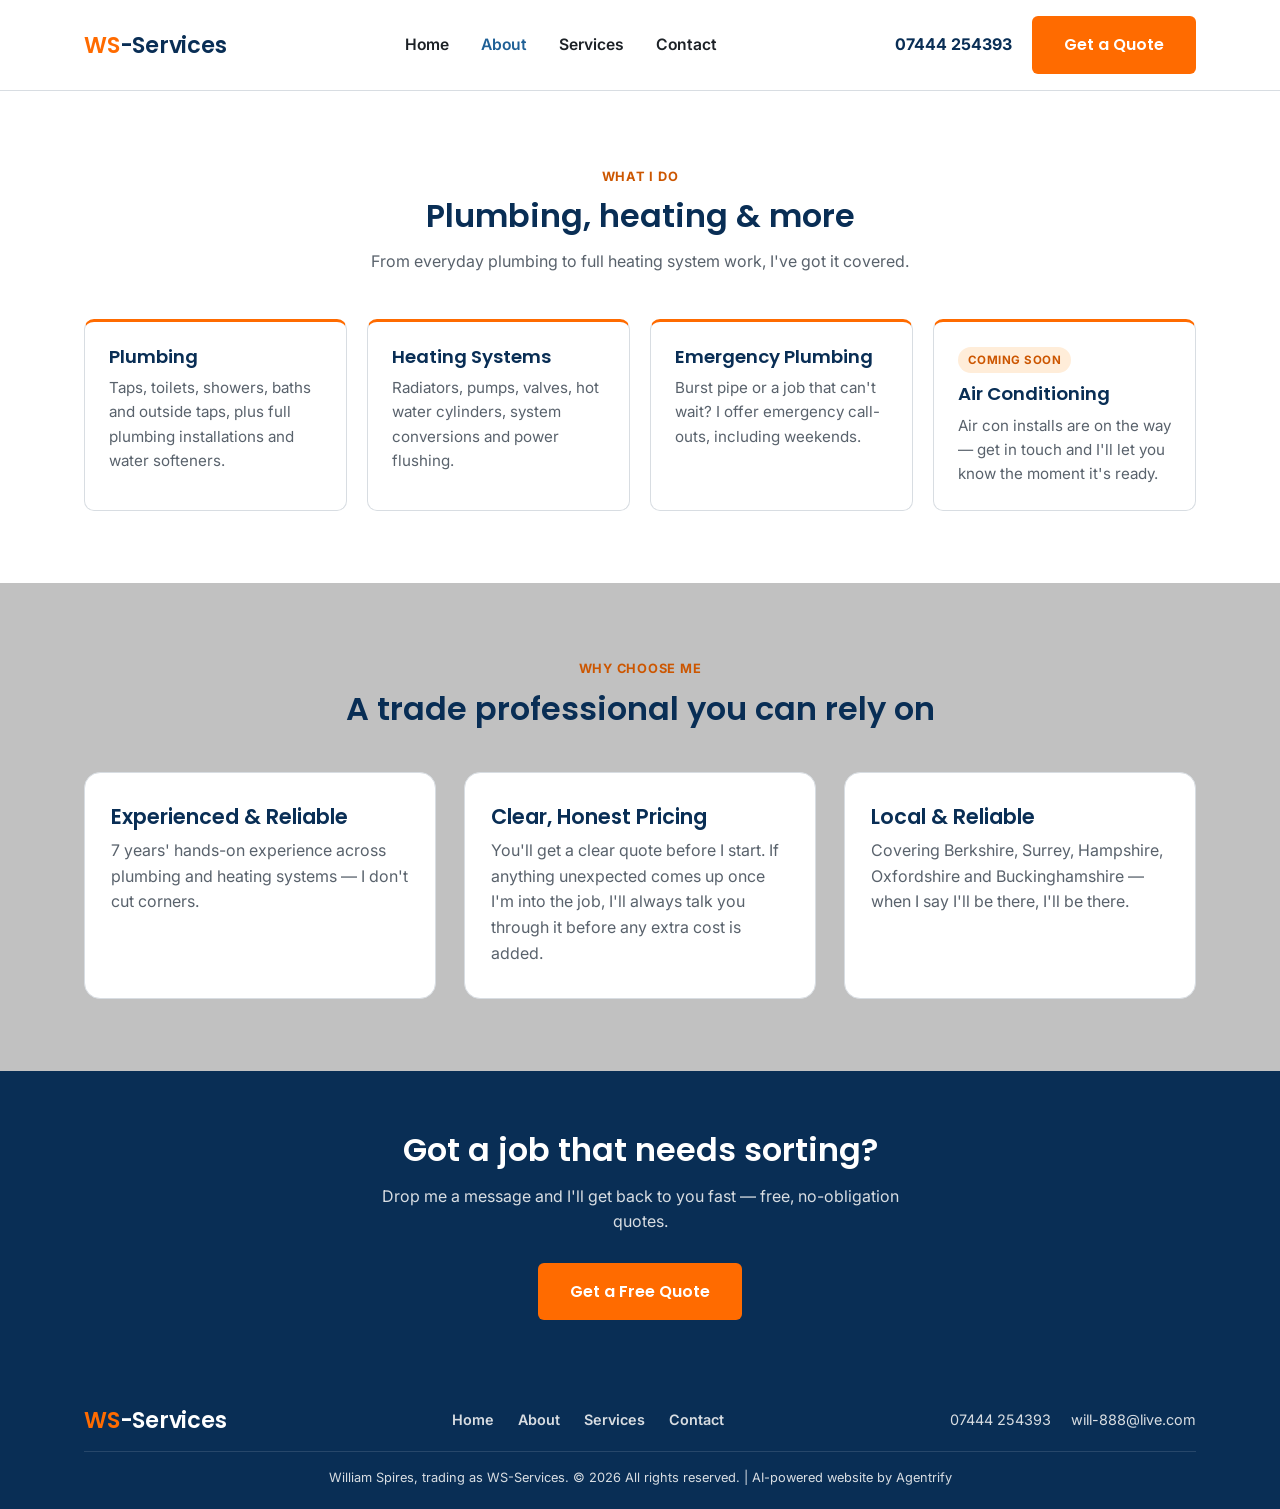
<file: about.html>
<!DOCTYPE html>
<html lang="en-GB">
<head>
  <meta charset="UTF-8">
  <meta name="viewport" content="width=device-width, initial-scale=1.0">
  <title>About | WS-Services Plumbing &amp; Heating</title>
  <meta name="description" content="What WS-Services does — plumbing, heating systems and emergency call-outs across Berkshire, Surrey, Hampshire, Oxfordshire and Buckinghamshire.">
  <link rel="canonical" href="https://ws-services.co.uk/about.html">
  <meta property="og:type" content="website">
  <meta property="og:site_name" content="WS-Services">
  <meta property="og:locale" content="en_GB">
  <meta property="og:title" content="About | WS-Services Plumbing &amp; Heating">
  <meta property="og:description" content="What WS-Services does — plumbing, heating systems and emergency call-outs across Berkshire, Surrey, Hampshire, Oxfordshire and Buckinghamshire.">
  <meta property="og:url" content="https://ws-services.co.uk/about.html">
  <meta property="og:image" content="https://ws-services.co.uk/images/logo-square-stacked.jpg">
  <meta property="og:image:width" content="1024">
  <meta property="og:image:height" content="1024">
  <meta name="twitter:card" content="summary">
  <meta name="twitter:title" content="About | WS-Services Plumbing &amp; Heating">
  <meta name="twitter:description" content="What WS-Services does — plumbing, heating systems and emergency call-outs across Berkshire, Surrey, Hampshire, Oxfordshire and Buckinghamshire.">
  <meta name="twitter:image" content="https://ws-services.co.uk/images/logo-square-stacked.jpg">
  <link rel="icon" type="image/svg+xml" href="images/favicon.svg">
  <link rel="icon" type="image/png" sizes="32x32" href="images/favicon-32x32.png">
  <link rel="icon" type="image/png" sizes="16x16" href="images/favicon-16x16.png">
  <link rel="apple-touch-icon" sizes="180x180" href="images/apple-touch-icon.png">
  <link rel="preconnect" href="https://fonts.googleapis.com">
  <link rel="preconnect" href="https://fonts.gstatic.com" crossorigin>
  <link rel="stylesheet" href="https://fonts.googleapis.com/css2?family=Poppins:wght@600&family=Inter:wght@400;600;700&display=swap">
  <link rel="stylesheet" href="style.css">
  <!-- Google tag (gtag.js) -->
  <script async src="https://www.googletagmanager.com/gtag/js?id=G-EBTE1B13QL"></script>
  <script>
    window.dataLayer = window.dataLayer || [];
    function gtag(){dataLayer.push(arguments);}
    gtag("js", new Date());
    gtag("config", "G-EBTE1B13QL");
  </script>
</head>
<body>

  <header class="site-header">
    <div class="container">
      <a href="index.html" class="logo"><span class="ws">WS</span>-Services</a>

      <nav class="main-nav">
        <ul>
          <li><a href="index.html">Home</a></li>
          <li><a href="about.html" class="active">About</a></li>
          <li><a href="services.html">Services</a></li>
          <li><a href="contact.html">Contact</a></li>
        </ul>
      </nav>

      <div class="header-cta">
        <a href="tel:+447444254393" class="header-phone">07444 254393</a>
        <a href="contact.html" class="btn btn-primary">Get a Quote</a>
        <button class="nav-toggle" aria-label="Toggle menu" aria-expanded="false">
          <span></span><span></span><span></span>
        </button>
      </div>
    </div>
  </header>

  <main>

    <!-- ===== WHAT I DO ===== -->
    <section class="section">
      <div class="container">
        <div class="section-header">
          <span class="eyebrow">What I Do</span>
          <h1>Plumbing, heating &amp; more</h1>
          <p>From everyday plumbing to full heating system work, I've got it covered.</p>
        </div>

        <div class="service-grid-mini">
          <div class="service-card-mini">
            <h3>Plumbing</h3>
            <p>Taps, toilets, showers, baths and outside taps, plus full plumbing installations and water softeners.</p>
          </div>
          <div class="service-card-mini">
            <h3>Heating Systems</h3>
            <p>Radiators, pumps, valves, hot water cylinders, system conversions and power flushing.</p>
          </div>
          <div class="service-card-mini">
            <h3>Emergency Plumbing</h3>
            <p>Burst pipe or a job that can't wait? I offer emergency call-outs, including weekends.</p>
          </div>
          <div class="service-card-mini">
            <span class="tag-soon">Coming Soon</span>
            <h3>Air Conditioning</h3>
            <p>Air con installs are on the way — get in touch and I'll let you know the moment it's ready.</p>
          </div>
        </div>
      </div>
    </section>

    <!-- ===== WHY CHOOSE US ===== -->
    <section class="section section-grey">
      <div class="container">
        <div class="section-header">
          <span class="eyebrow">Why Choose Me</span>
          <h2>A trade professional you can rely on</h2>
        </div>

        <div class="card-grid">
          <div class="card">
            <h3>Experienced &amp; Reliable</h3>
            <p>7 years' hands-on experience across plumbing and heating systems — I don't cut corners.</p>
          </div>
          <div class="card">
            <h3>Clear, Honest Pricing</h3>
            <p>You'll get a clear quote before I start. If anything unexpected comes up once I'm into the job, I'll always talk you through it before any extra cost is added.</p>
          </div>
          <div class="card">
            <h3>Local &amp; Reliable</h3>
            <p>Covering Berkshire, Surrey, Hampshire, Oxfordshire and Buckinghamshire — when I say I'll be there, I'll be there.</p>
          </div>
        </div>
      </div>
    </section>

    <!-- ===== CTA BANNER ===== -->
    <section class="cta-banner">
      <div class="container">
        <h2>Got a job that needs sorting?</h2>
        <p>Drop me a message and I'll get back to you fast — free, no-obligation quotes.</p>
        <a href="contact.html" class="btn btn-primary">Get a Free Quote</a>
      </div>
    </section>

  </main>

  <footer class="site-footer">
    <div class="container">
      <div class="footer-row">
        <a href="index.html" class="logo"><span class="ws">WS</span>-Services</a>
        <nav class="footer-nav">
          <a href="index.html">Home</a>
          <a href="about.html">About</a>
          <a href="services.html">Services</a>
          <a href="contact.html">Contact</a>
        </nav>
        <div class="footer-contact">
          <a href="tel:+447444254393">07444 254393</a>
          <a href="mailto:will-888@live.com">will-888@live.com</a>
        </div>
      </div>
      <div class="footer-bottom">
        William Spires, trading as WS-Services. &copy; 2026 All rights reserved. | <a href="https://agentrify.co.uk" target="_blank" rel="noopener">AI-powered website by Agentrify</a>
      </div>
    </div>
  </footer>

  <script src="script.js"></script>
</body>
</html>
</file>
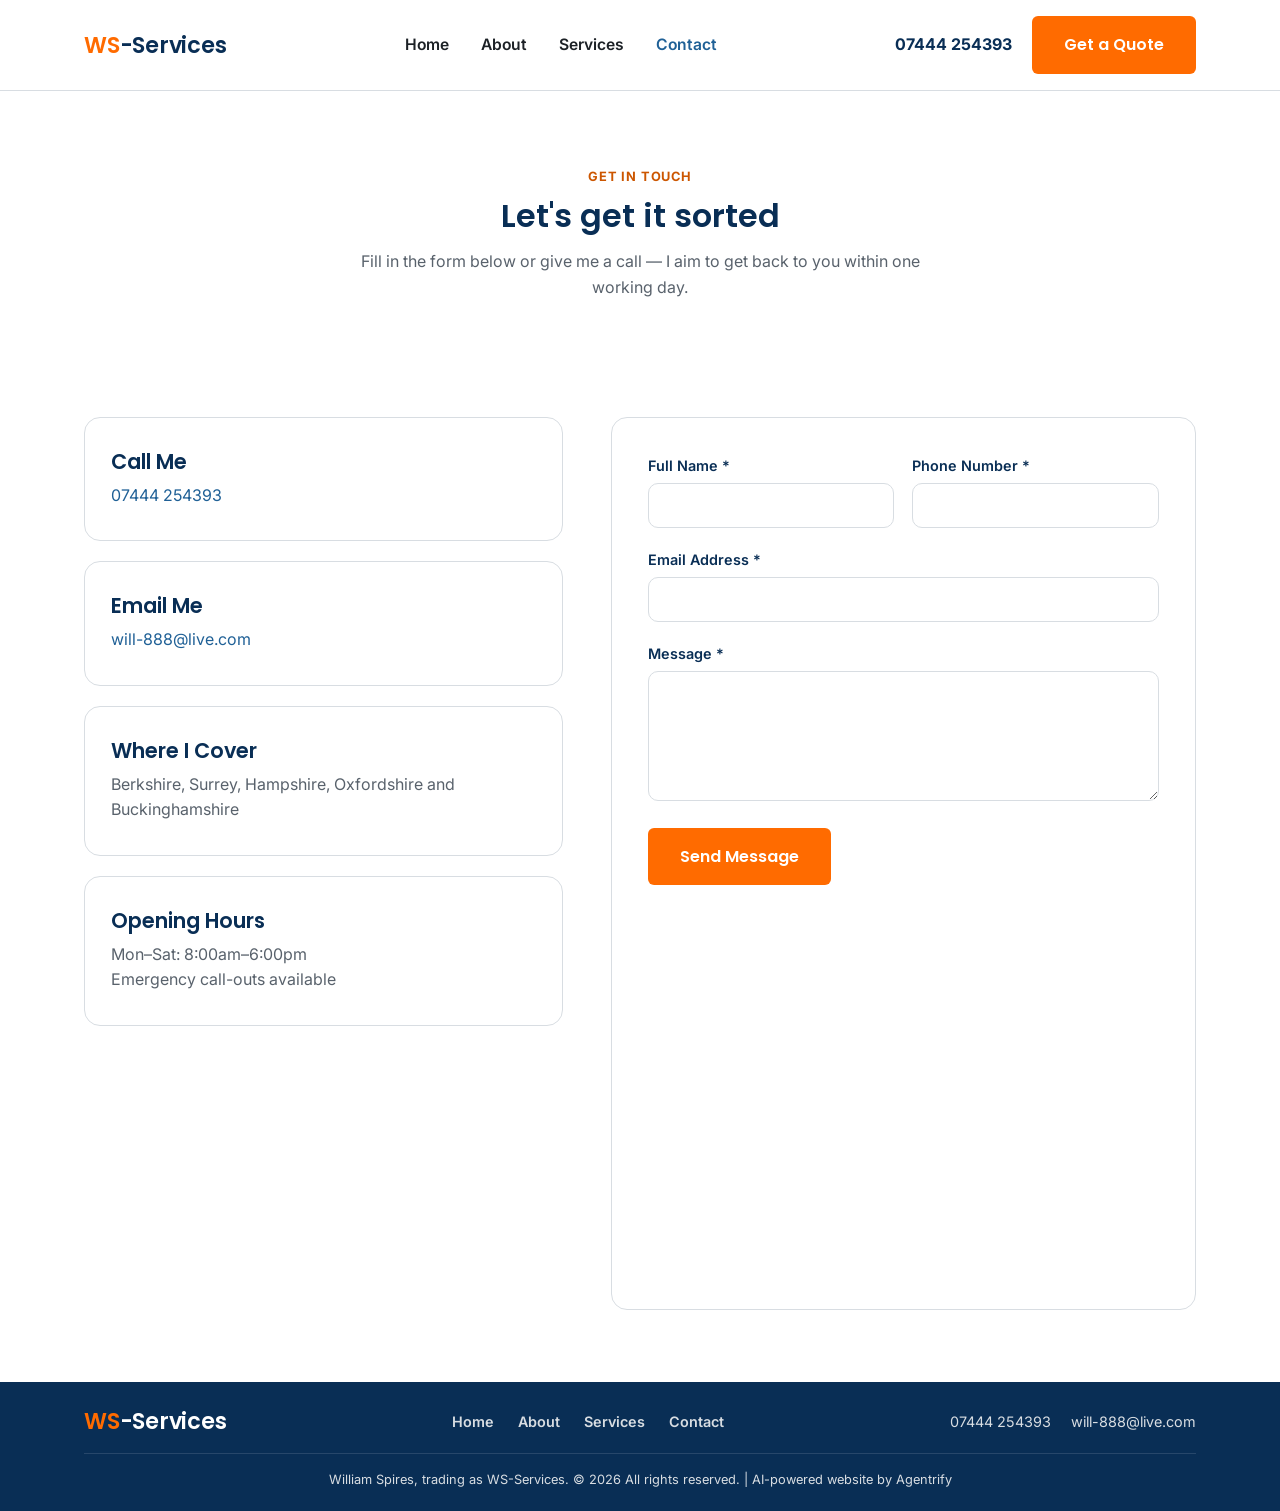
<file: contact.html>
<!DOCTYPE html>
<html lang="en-GB">
<head>
  <meta charset="UTF-8">
  <meta name="viewport" content="width=device-width, initial-scale=1.0">
  <title>Contact | WS-Services Plumbing &amp; Heating</title>
  <meta name="description" content="Get a free, no-obligation quote from WS-Services across Berkshire, Surrey, Hampshire, Oxfordshire and Buckinghamshire. Call, email or use the form.">
  <link rel="canonical" href="https://ws-services.co.uk/contact.html">
  <meta property="og:type" content="website">
  <meta property="og:site_name" content="WS-Services">
  <meta property="og:locale" content="en_GB">
  <meta property="og:title" content="Contact | WS-Services Plumbing &amp; Heating">
  <meta property="og:description" content="Get a free, no-obligation quote from WS-Services across Berkshire, Surrey, Hampshire, Oxfordshire and Buckinghamshire. Call, email or use the form.">
  <meta property="og:url" content="https://ws-services.co.uk/contact.html">
  <meta property="og:image" content="https://ws-services.co.uk/images/logo-square-stacked.jpg">
  <meta property="og:image:width" content="1024">
  <meta property="og:image:height" content="1024">
  <meta name="twitter:card" content="summary">
  <meta name="twitter:title" content="Contact | WS-Services Plumbing &amp; Heating">
  <meta name="twitter:description" content="Get a free, no-obligation quote from WS-Services across Berkshire, Surrey, Hampshire, Oxfordshire and Buckinghamshire. Call, email or use the form.">
  <meta name="twitter:image" content="https://ws-services.co.uk/images/logo-square-stacked.jpg">
  <link rel="icon" type="image/svg+xml" href="images/favicon.svg">
  <link rel="icon" type="image/png" sizes="32x32" href="images/favicon-32x32.png">
  <link rel="icon" type="image/png" sizes="16x16" href="images/favicon-16x16.png">
  <link rel="apple-touch-icon" sizes="180x180" href="images/apple-touch-icon.png">
  <link rel="preconnect" href="https://fonts.googleapis.com">
  <link rel="preconnect" href="https://fonts.gstatic.com" crossorigin>
  <link rel="stylesheet" href="https://fonts.googleapis.com/css2?family=Poppins:wght@600&family=Inter:wght@400;600;700&display=swap">
  <link rel="stylesheet" href="style.css">
  <!-- Google tag (gtag.js) -->
  <script async src="https://www.googletagmanager.com/gtag/js?id=G-EBTE1B13QL"></script>
  <script>
    window.dataLayer = window.dataLayer || [];
    function gtag(){dataLayer.push(arguments);}
    gtag("js", new Date());
    gtag("config", "G-EBTE1B13QL");
  </script>
</head>
<body>

  <header class="site-header">
    <div class="container">
      <a href="index.html" class="logo"><span class="ws">WS</span>-Services</a>

      <nav class="main-nav">
        <ul>
          <li><a href="index.html">Home</a></li>
          <li><a href="about.html">About</a></li>
          <li><a href="services.html">Services</a></li>
          <li><a href="contact.html" class="active">Contact</a></li>
        </ul>
      </nav>

      <div class="header-cta">
        <a href="tel:+447444254393" class="header-phone">07444 254393</a>
        <a href="contact.html" class="btn btn-primary">Get a Quote</a>
        <button class="nav-toggle" aria-label="Toggle menu" aria-expanded="false">
          <span></span><span></span><span></span>
        </button>
      </div>
    </div>
  </header>

  <main>

    <section class="section" style="padding-bottom: 0;">
      <div class="container">
        <div class="section-header">
          <span class="eyebrow">Get In Touch</span>
          <h1>Let's get it sorted</h1>
          <p>Fill in the form below or give me a call — I aim to get back to you within one working day.</p>
        </div>
      </div>
    </section>

    <section class="section">
      <div class="container">
        <div class="contact-grid">

          <div class="contact-info">
            <div class="card">
              <h3>Call Me</h3>
              <p><a href="tel:+447444254393">07444 254393</a></p>
            </div>
            <div class="card">
              <h3>Email Me</h3>
              <p><a href="mailto:will-888@live.com">will-888@live.com</a></p>
            </div>
            <div class="card">
              <h3>Where I Cover</h3>
              <p>Berkshire, Surrey, Hampshire, Oxfordshire and Buckinghamshire</p>
            </div>
            <div class="card">
              <h3>Opening Hours</h3>
              <p>Mon&ndash;Sat: 8:00am&ndash;6:00pm<br>Emergency call-outs available</p>
            </div>

            <div class="map-embed">
              <iframe src="https://www.google.com/maps?q=Reading,+Berkshire,+UK&z=9&output=embed" loading="lazy" title="Map of the Berkshire, Surrey, Hampshire, Oxfordshire and Buckinghamshire area covered by WS-Services"></iframe>
            </div>
          </div>

          <div class="contact-form">
            <form name="contact" method="POST" data-netlify="true" netlify-honeypot="bot-field" action="thank-you.html">
              <input type="hidden" name="form-name" value="contact">
              <p style="display:none;">
                <label>Don't fill this out if you're human: <input name="bot-field"></label>
              </p>

              <div class="form-row">
                <div class="form-group">
                  <label for="name">Full Name *</label>
                  <input type="text" id="name" name="name" required>
                  <span class="form-error">Please enter your name.</span>
                </div>
                <div class="form-group">
                  <label for="phone">Phone Number *</label>
                  <input type="tel" id="phone" name="phone" required>
                  <span class="form-error">Please enter a phone number.</span>
                </div>
              </div>

              <div class="form-group">
                <label for="email">Email Address *</label>
                <input type="email" id="email" name="email" required>
                <span class="form-error">Please enter a valid email address.</span>
              </div>

              <div class="form-group">
                <label for="message">Message *</label>
                <textarea id="message" name="message" required></textarea>
                <span class="form-error">Please tell us a little about the job.</span>
              </div>

              <button type="submit" class="btn btn-primary">Send Message</button>
            </form>
          </div>

        </div>
      </div>
    </section>

  </main>

  <footer class="site-footer">
    <div class="container">
      <div class="footer-row">
        <a href="index.html" class="logo"><span class="ws">WS</span>-Services</a>
        <nav class="footer-nav">
          <a href="index.html">Home</a>
          <a href="about.html">About</a>
          <a href="services.html">Services</a>
          <a href="contact.html">Contact</a>
        </nav>
        <div class="footer-contact">
          <a href="tel:+447444254393">07444 254393</a>
          <a href="mailto:will-888@live.com">will-888@live.com</a>
        </div>
      </div>
      <div class="footer-bottom">
        William Spires, trading as WS-Services. &copy; 2026 All rights reserved. | <a href="https://agentrify.co.uk" target="_blank" rel="noopener">AI-powered website by Agentrify</a>
      </div>
    </div>
  </footer>

  <script src="script.js"></script>
</body>
</html>
</file>
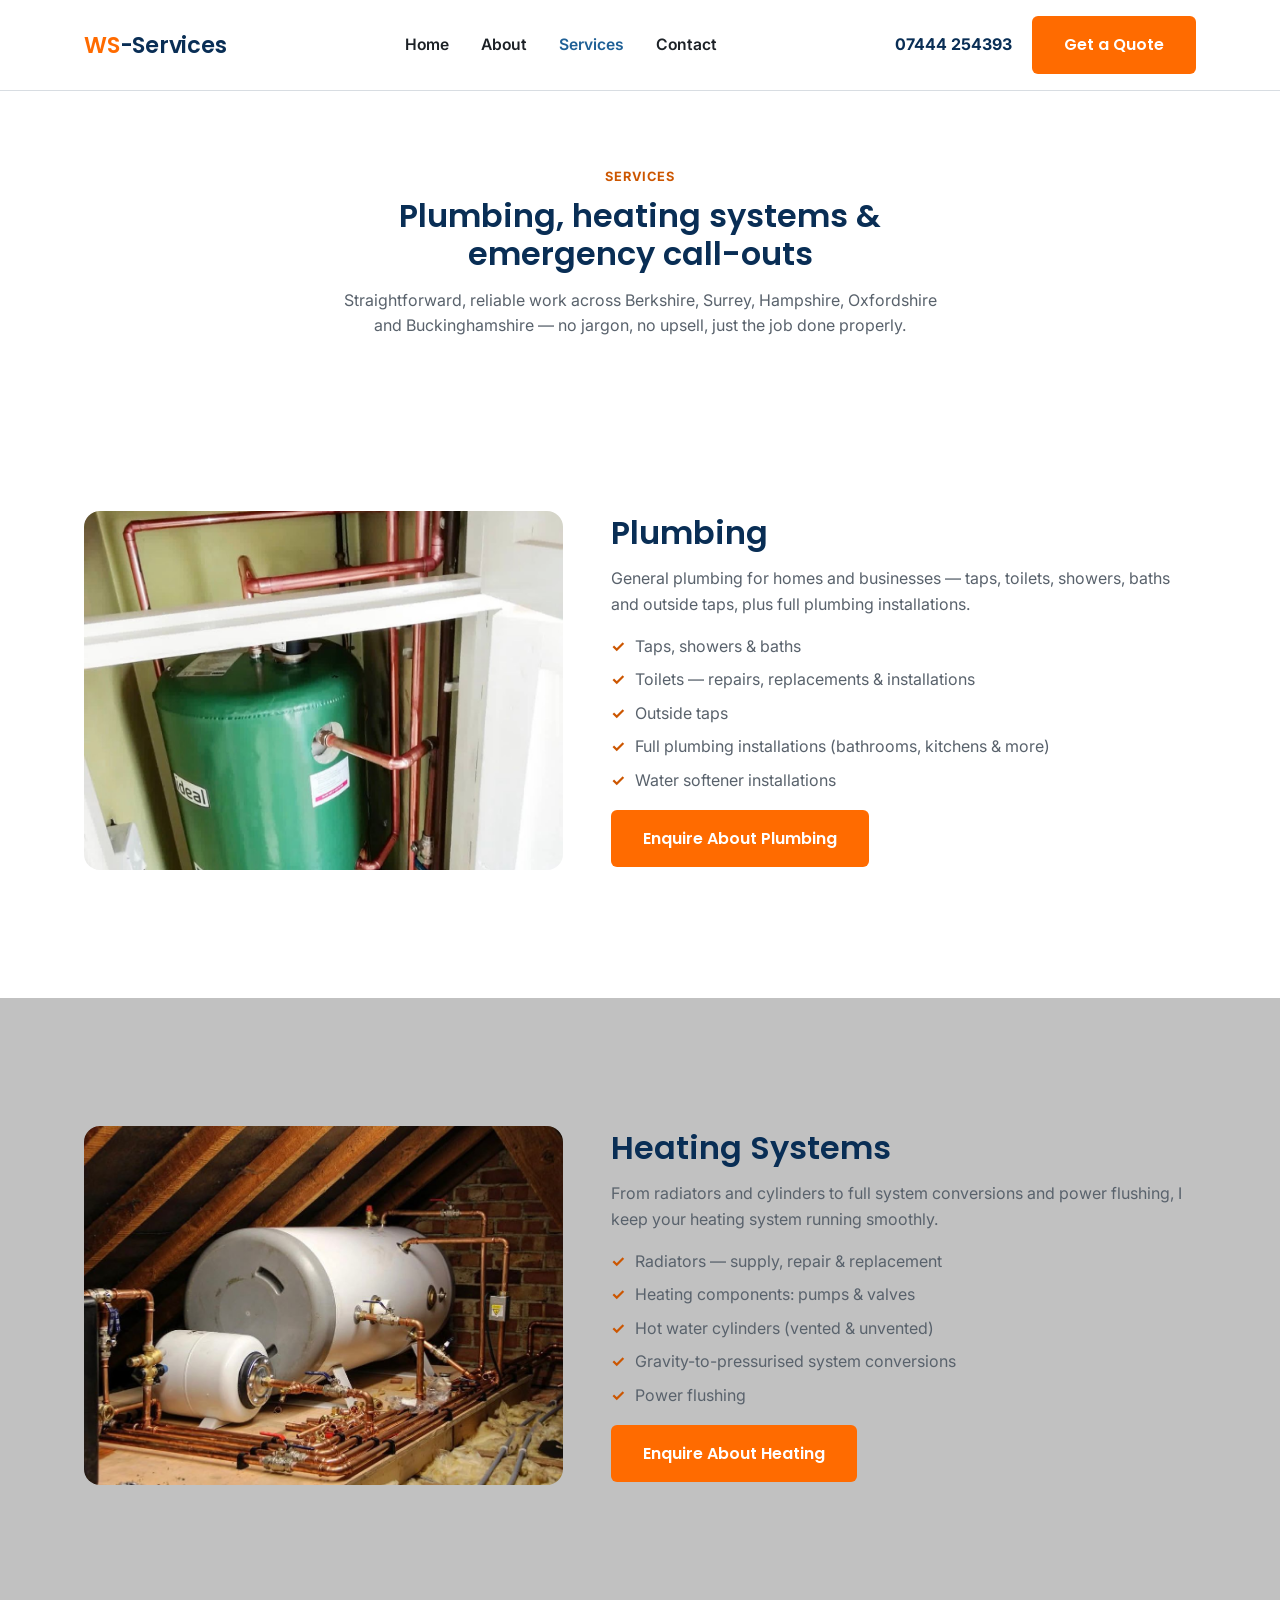
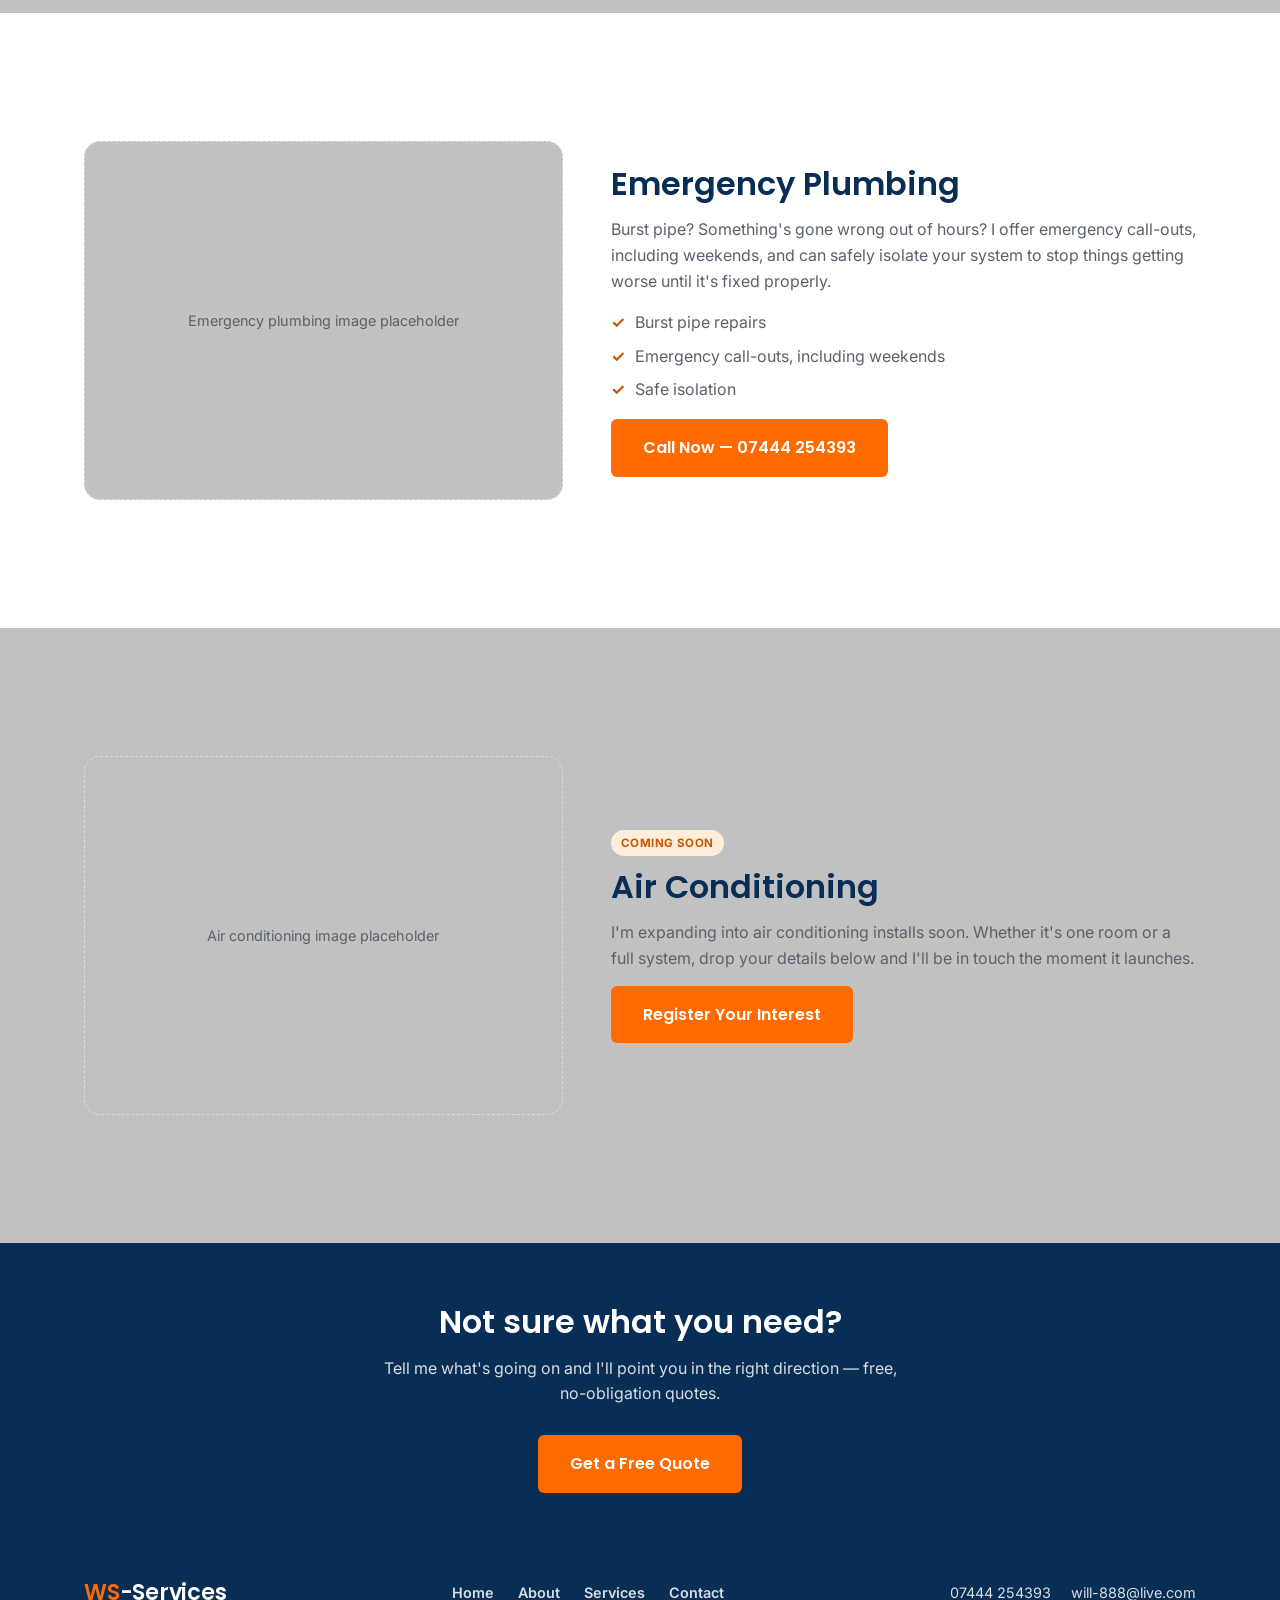
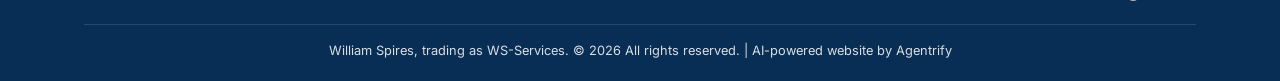
<file: services.html>
<!DOCTYPE html>
<html lang="en-GB">
<head>
  <meta charset="UTF-8">
  <meta name="viewport" content="width=device-width, initial-scale=1.0">
  <title>Plumbing, Heating &amp; Emergency Callouts | WS-Services</title>
  <meta name="description" content="Plumbing, heating systems and emergency call-outs across Berkshire, Surrey, Hampshire, Oxfordshire and Buckinghamshire. Free quotes.">
  <link rel="canonical" href="https://ws-services.co.uk/services.html">
  <meta property="og:type" content="website">
  <meta property="og:site_name" content="WS-Services">
  <meta property="og:locale" content="en_GB">
  <meta property="og:title" content="Plumbing, Heating &amp; Emergency Callouts | WS-Services">
  <meta property="og:description" content="Plumbing, heating systems and emergency call-outs across Berkshire, Surrey, Hampshire, Oxfordshire and Buckinghamshire. Free quotes.">
  <meta property="og:url" content="https://ws-services.co.uk/services.html">
  <meta property="og:image" content="https://ws-services.co.uk/images/logo-square-stacked.jpg">
  <meta property="og:image:width" content="1024">
  <meta property="og:image:height" content="1024">
  <meta name="twitter:card" content="summary">
  <meta name="twitter:title" content="Plumbing, Heating &amp; Emergency Callouts | WS-Services">
  <meta name="twitter:description" content="Plumbing, heating systems and emergency call-outs across Berkshire, Surrey, Hampshire, Oxfordshire and Buckinghamshire. Free quotes.">
  <meta name="twitter:image" content="https://ws-services.co.uk/images/logo-square-stacked.jpg">
  <link rel="icon" type="image/svg+xml" href="images/favicon.svg">
  <link rel="icon" type="image/png" sizes="32x32" href="images/favicon-32x32.png">
  <link rel="icon" type="image/png" sizes="16x16" href="images/favicon-16x16.png">
  <link rel="apple-touch-icon" sizes="180x180" href="images/apple-touch-icon.png">
  <link rel="preconnect" href="https://fonts.googleapis.com">
  <link rel="preconnect" href="https://fonts.gstatic.com" crossorigin>
  <link rel="stylesheet" href="https://fonts.googleapis.com/css2?family=Poppins:wght@600&family=Inter:wght@400;600;700&display=swap">
  <link rel="stylesheet" href="style.css">
  <!-- Google tag (gtag.js) -->
  <script async src="https://www.googletagmanager.com/gtag/js?id=G-EBTE1B13QL"></script>
  <script>
    window.dataLayer = window.dataLayer || [];
    function gtag(){dataLayer.push(arguments);}
    gtag("js", new Date());
    gtag("config", "G-EBTE1B13QL");
  </script>
</head>
<body>

  <header class="site-header">
    <div class="container">
      <a href="index.html" class="logo"><span class="ws">WS</span>-Services</a>

      <nav class="main-nav">
        <ul>
          <li><a href="index.html">Home</a></li>
          <li><a href="about.html">About</a></li>
          <li><a href="services.html" class="active">Services</a></li>
          <li><a href="contact.html">Contact</a></li>
        </ul>
      </nav>

      <div class="header-cta">
        <a href="tel:+447444254393" class="header-phone">07444 254393</a>
        <a href="contact.html" class="btn btn-primary">Get a Quote</a>
        <button class="nav-toggle" aria-label="Toggle menu" aria-expanded="false">
          <span></span><span></span><span></span>
        </button>
      </div>
    </div>
  </header>

  <main>

    <!-- ===== PAGE INTRO ===== -->
    <section class="section" style="padding-bottom: 0;">
      <div class="container">
        <div class="section-header">
          <span class="eyebrow">Services</span>
          <h1>Plumbing, heating systems &amp; emergency call-outs</h1>
          <p>Straightforward, reliable work across Berkshire, Surrey, Hampshire, Oxfordshire and Buckinghamshire — no jargon, no upsell, just the job done properly.</p>
        </div>
      </div>
    </section>

    <!-- ===== PLUMBING ===== -->
    <section class="section" id="plumbing">
      <div class="container">
        <div class="service-block">
          <div class="service-image"><img src="images/plumbing.jpeg" alt="Copper pipework and unvented hot water cylinder installed by William" width="1179" height="1450" loading="lazy"></div>
          <div class="service-copy">
            <h2>Plumbing</h2>
            <p>General plumbing for homes and businesses — taps, toilets, showers, baths and outside taps, plus full plumbing installations.</p>
            <ul class="service-list">
              <li>Taps, showers &amp; baths</li>
              <li>Toilets — repairs, replacements &amp; installations</li>
              <li>Outside taps</li>
              <li>Full plumbing installations (bathrooms, kitchens &amp; more)</li>
              <li>Water softener installations</li>
            </ul>
            <a href="contact.html" class="btn btn-primary">Enquire About Plumbing</a>
          </div>
        </div>
      </div>
    </section>

    <!-- ===== HEATING SYSTEMS ===== -->
    <section class="section section-grey" id="heating">
      <div class="container">
        <div class="service-block">
          <div class="service-image"><img src="images/hot-water-cylinder.jpeg" alt="Unvented hot water cylinder installation in a loft" width="1179" height="777" loading="lazy"></div>
          <div class="service-copy">
            <h2>Heating Systems</h2>
            <p>From radiators and cylinders to full system conversions and power flushing, I keep your heating system running smoothly.</p>
            <ul class="service-list">
              <li>Radiators — supply, repair &amp; replacement</li>
              <li>Heating components: pumps &amp; valves</li>
              <li>Hot water cylinders (vented &amp; unvented)</li>
              <li>Gravity-to-pressurised system conversions</li>
              <li>Power flushing</li>
            </ul>
            <a href="contact.html" class="btn btn-primary">Enquire About Heating</a>
          </div>
        </div>
      </div>
    </section>

    <!-- ===== EMERGENCY PLUMBING ===== -->
    <section class="section" id="emergency">
      <div class="container">
        <div class="service-block">
          <div class="service-image is-placeholder">Emergency plumbing image placeholder</div>
          <div class="service-copy">
            <h2>Emergency Plumbing</h2>
            <p>Burst pipe? Something's gone wrong out of hours? I offer emergency call-outs, including weekends, and can safely isolate your system to stop things getting worse until it's fixed properly.</p>
            <ul class="service-list">
              <li>Burst pipe repairs</li>
              <li>Emergency call-outs, including weekends</li>
              <li>Safe isolation</li>
            </ul>
            <a href="tel:+447444254393" class="btn btn-primary">Call Now — 07444 254393</a>
          </div>
        </div>
      </div>
    </section>

    <!-- ===== AIR CONDITIONING (COMING SOON) ===== -->
    <section class="section section-grey" id="air-conditioning">
      <div class="container">
        <div class="service-block">
          <div class="service-image is-placeholder">Air conditioning image placeholder</div>
          <div class="service-copy">
            <span class="tag-soon">Coming Soon</span>
            <h2>Air Conditioning</h2>
            <p>I'm expanding into air conditioning installs soon. Whether it's one room or a full system, drop your details below and I'll be in touch the moment it launches.</p>
            <a href="contact.html" class="btn btn-primary">Register Your Interest</a>
          </div>
        </div>
      </div>
    </section>

    <!-- ===== CTA BANNER ===== -->
    <section class="cta-banner">
      <div class="container">
        <h2>Not sure what you need?</h2>
        <p>Tell me what's going on and I'll point you in the right direction — free, no-obligation quotes.</p>
        <a href="contact.html" class="btn btn-primary">Get a Free Quote</a>
      </div>
    </section>

  </main>

  <footer class="site-footer">
    <div class="container">
      <div class="footer-row">
        <a href="index.html" class="logo"><span class="ws">WS</span>-Services</a>
        <nav class="footer-nav">
          <a href="index.html">Home</a>
          <a href="about.html">About</a>
          <a href="services.html">Services</a>
          <a href="contact.html">Contact</a>
        </nav>
        <div class="footer-contact">
          <a href="tel:+447444254393">07444 254393</a>
          <a href="mailto:will-888@live.com">will-888@live.com</a>
        </div>
      </div>
      <div class="footer-bottom">
        William Spires, trading as WS-Services. &copy; 2026 All rights reserved. | <a href="https://agentrify.co.uk" target="_blank" rel="noopener">AI-powered website by Agentrify</a>
      </div>
    </div>
  </footer>

  <script src="script.js"></script>
</body>
</html>
</file>
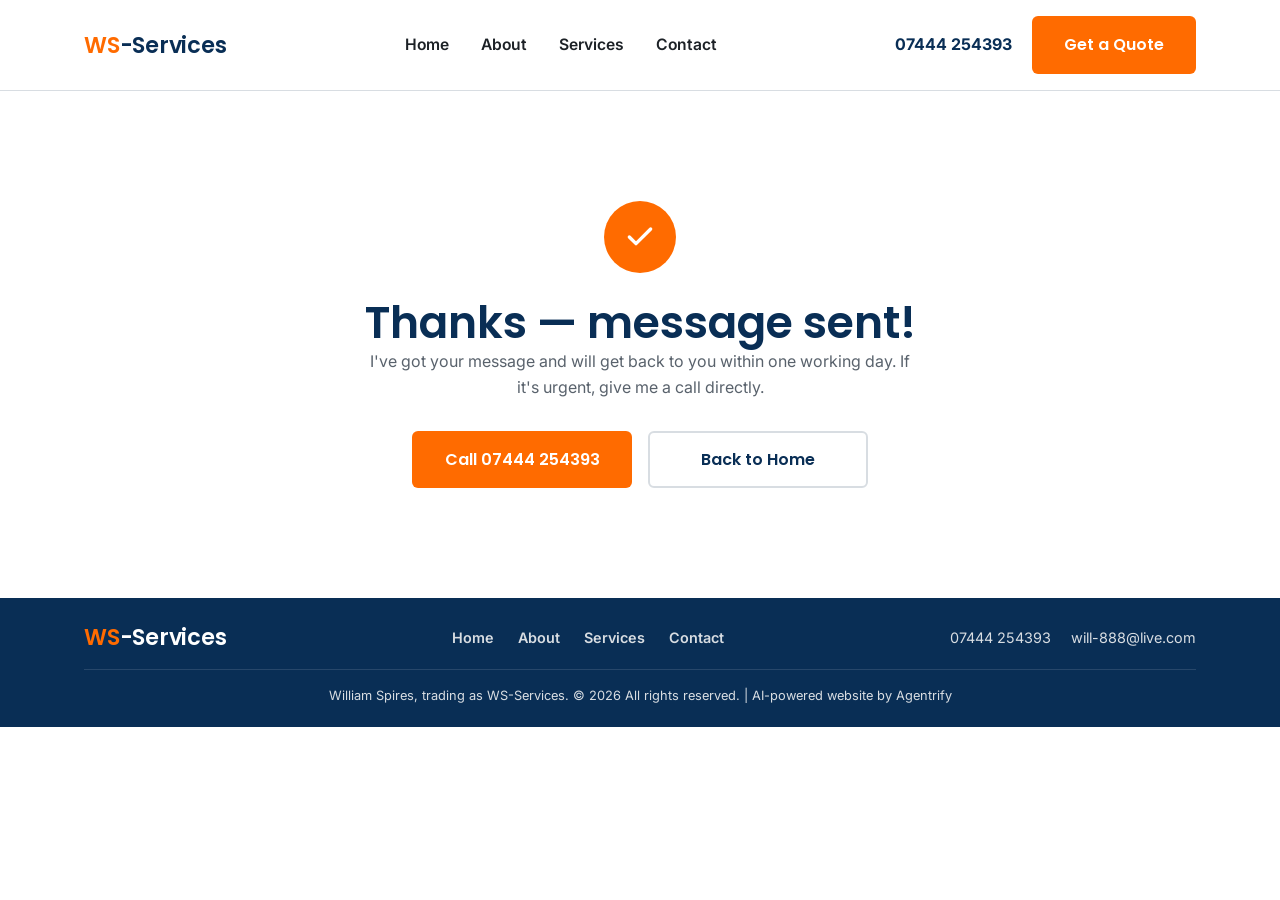
<file: thank-you.html>
<!DOCTYPE html>
<html lang="en-GB">
<head>
  <meta charset="UTF-8">
  <meta name="viewport" content="width=device-width, initial-scale=1.0">
  <title>Thank You | WS-Services</title>
  <meta name="description" content="Thanks for getting in touch with WS-Services — William will be in touch within one working day.">
  <meta name="robots" content="noindex, follow">
  <link rel="icon" type="image/svg+xml" href="images/favicon.svg">
  <link rel="icon" type="image/png" sizes="32x32" href="images/favicon-32x32.png">
  <link rel="icon" type="image/png" sizes="16x16" href="images/favicon-16x16.png">
  <link rel="apple-touch-icon" sizes="180x180" href="images/apple-touch-icon.png">
  <link rel="preconnect" href="https://fonts.googleapis.com">
  <link rel="preconnect" href="https://fonts.gstatic.com" crossorigin>
  <link rel="stylesheet" href="https://fonts.googleapis.com/css2?family=Poppins:wght@600&family=Inter:wght@400;600;700&display=swap">
  <link rel="stylesheet" href="style.css">
  <!-- Google tag (gtag.js) -->
  <script async src="https://www.googletagmanager.com/gtag/js?id=G-EBTE1B13QL"></script>
  <script>
    window.dataLayer = window.dataLayer || [];
    function gtag(){dataLayer.push(arguments);}
    gtag("js", new Date());
    gtag("config", "G-EBTE1B13QL");
  </script>
</head>
<body>

  <header class="site-header">
    <div class="container">
      <a href="index.html" class="logo"><span class="ws">WS</span>-Services</a>

      <nav class="main-nav">
        <ul>
          <li><a href="index.html">Home</a></li>
          <li><a href="about.html">About</a></li>
          <li><a href="services.html">Services</a></li>
          <li><a href="contact.html">Contact</a></li>
        </ul>
      </nav>

      <div class="header-cta">
        <a href="tel:+447444254393" class="header-phone">07444 254393</a>
        <a href="contact.html" class="btn btn-primary">Get a Quote</a>
        <button class="nav-toggle" aria-label="Toggle menu" aria-expanded="false">
          <span></span><span></span><span></span>
        </button>
      </div>
    </div>
  </header>

  <main>

    <!-- ===== THANK YOU ===== -->
    <section class="section thank-you-section">
      <div class="container">
        <div class="thank-you-card">
          <div class="thank-you-icon">
            <svg viewBox="0 0 24 24" fill="none" stroke="white" stroke-width="2.5" stroke-linecap="round" stroke-linejoin="round" width="32" height="32"><path d="M20 6 9 17l-5-5"/></svg>
          </div>
          <h1>Thanks — message sent!</h1>
          <p>I've got your message and will get back to you within one working day. If it's urgent, give me a call directly.</p>
          <div class="hero-actions">
            <a href="tel:+447444254393" class="btn btn-primary">Call 07444 254393</a>
            <a href="index.html" class="btn btn-outline-navy">Back to Home</a>
          </div>
        </div>
      </div>
    </section>

  </main>

  <footer class="site-footer">
    <div class="container">
      <div class="footer-row">
        <a href="index.html" class="logo"><span class="ws">WS</span>-Services</a>
        <nav class="footer-nav">
          <a href="index.html">Home</a>
          <a href="about.html">About</a>
          <a href="services.html">Services</a>
          <a href="contact.html">Contact</a>
        </nav>
        <div class="footer-contact">
          <a href="tel:+447444254393">07444 254393</a>
          <a href="mailto:will-888@live.com">will-888@live.com</a>
        </div>
      </div>
      <div class="footer-bottom">
        William Spires, trading as WS-Services. &copy; 2026 All rights reserved. | <a href="https://agentrify.co.uk" target="_blank" rel="noopener">AI-powered website by Agentrify</a>
      </div>
    </div>
  </footer>

  <script src="script.js"></script>
</body>
</html>
</file>
<file: style.css>
/* ===== RESET & BASE ===== */
*, *::before, *::after { box-sizing: border-box; margin: 0; padding: 0; }

:root {
  /* Blues */
  --navy:        #092e55;
  --blue-dark:   #163a5c;
  --blue:        #1f6096;
  --blue-light:  #eaf2f8;

  /* Greys */
  --grey-900:    #1c2126;
  --grey-600:    #59626c;
  --grey-300:    #d8dde2;
  --grey-100:    #c1c1c1;

  /* Accent (orange) */
  --accent:       #ff6b00;
  --accent-dark:  #cc5600;
  --accent-light: #ffedd9;

  --white:       #ffffff;

  --radius:      16px;
  --radius-sm:   10px;
  --shadow:      0 4px 16px rgba(16, 38, 63, 0.08);
  --container:   1160px;
}

html { scroll-behavior: smooth; }

body {
  font-family: 'Inter', Arial, Helvetica, sans-serif;
  color: var(--grey-900);
  background: var(--white);
  line-height: 1.6;
  font-size: 16px;
}

h1, h2, h3, h4 {
  font-family: 'Poppins', 'Inter', Arial, sans-serif;
  color: var(--navy);
  line-height: 1.2;
  font-weight: 600;
}

h1 { font-size: 2.75rem; }
h2 { font-size: 2rem; margin-bottom: 14px; }
h3 { font-size: 1.3rem; margin-bottom: 8px; }

p { margin-bottom: 14px; color: var(--grey-600); }

a { color: var(--blue); text-decoration: none; }
a:hover { color: var(--blue-dark); }

img { max-width: 100%; height: auto; display: block; }

ul { list-style: none; }

.container {
  max-width: var(--container);
  margin: 0 auto;
  padding: 0 24px;
}

.btn {
  display: inline-block;
  padding: 14px 30px;
  border-radius: 6px;
  font-family: 'Poppins', 'Inter', Arial, sans-serif;
  font-weight: 600;
  font-size: 1rem;
  text-align: center;
  white-space: nowrap;
  border: 2px solid transparent;
  cursor: pointer;
  transition: background 0.2s ease, color 0.2s ease, border-color 0.2s ease, transform 0.15s ease;
}
.btn:hover { transform: translateY(-1px); }

.btn-primary {
  background: var(--accent);
  color: var(--white);
}
.btn-primary:hover { background: var(--accent-dark); color: var(--white); }

.btn-outline {
  background: transparent;
  color: var(--white);
  border-color: var(--white);
}
.btn-outline:hover { background: var(--white); color: var(--navy); }

.btn-outline-navy {
  background: transparent;
  color: var(--navy);
  border-color: var(--grey-300);
}
.btn-outline-navy:hover { background: var(--navy); color: var(--white); border-color: var(--navy); }

.btn-whatsapp {
  background: #25d366;
  color: var(--white);
  display: inline-flex;
  align-items: center;
  gap: 10px;
}
.btn-whatsapp:hover { background: #1ebc59; color: var(--white); }

.section { padding: 72px 0; }
.section-grey { background: var(--grey-100); }

.section-header {
  text-align: center;
  max-width: 620px;
  margin: 0 auto 44px;
}
.section-header h1 { font-size: 2rem; margin-bottom: 14px; }
.section-header p { margin-bottom: 0; }

.eyebrow {
  display: inline-block;
  color: var(--accent-dark);
  font-weight: 700;
  letter-spacing: 0.06em;
  text-transform: uppercase;
  font-size: 0.8rem;
  margin-bottom: 10px;
}

/* ===== HEADER / NAV ===== */
.site-header {
  position: sticky;
  top: 0;
  z-index: 100;
  background: var(--white);
  border-bottom: 1px solid var(--grey-300);
}

.site-header .container {
  display: flex;
  align-items: center;
  justify-content: space-between;
  gap: 24px;
  padding-top: 16px;
  padding-bottom: 16px;
}

.logo {
  display: inline-block;
  font-family: 'Poppins', 'Inter', Arial, sans-serif;
  font-size: 1.4rem;
  font-weight: 600;
  color: var(--navy);
  letter-spacing: -0.01em;
  line-height: 1;
}
.logo .ws { color: var(--accent); }

.main-nav ul {
  display: flex;
  gap: 32px;
  align-items: center;
}

.main-nav a {
  color: var(--grey-900);
  font-weight: 600;
  font-size: 0.98rem;
}
.main-nav a:hover,
.main-nav a.active { color: var(--blue); }

.header-cta {
  display: flex;
  align-items: center;
  gap: 20px;
}

.header-phone {
  font-weight: 700;
  color: var(--navy);
  white-space: nowrap;
}

.nav-toggle {
  display: none;
  flex-direction: column;
  gap: 5px;
  background: none;
  border: none;
  cursor: pointer;
  padding: 6px;
}
.nav-toggle span {
  width: 26px;
  height: 3px;
  background: var(--navy);
  border-radius: 2px;
}

/* ===== HERO ===== */
.hero {
  position: relative;
  color: var(--white);
  padding: 110px 0;
  overflow: hidden;
}

.hero-bg {
  position: absolute;
  inset: 0;
  z-index: 0;
}
.hero-bg img { width: 100%; height: 100%; object-fit: cover; display: block; }
.hero-bg-placeholder {
  width: 100%;
  height: 100%;
  background: linear-gradient(135deg, var(--navy) 0%, var(--blue-dark) 100%);
  border: 2px dashed rgba(255, 255, 255, 0.2);
  display: flex;
  align-items: center;
  justify-content: center;
  color: rgba(255, 255, 255, 0.45);
  font-size: 0.95rem;
  text-align: center;
  padding: 40px;
}

.hero-overlay {
  position: absolute;
  inset: 0;
  z-index: 1;
  background: linear-gradient(90deg, rgba(9, 46, 85, 1) 0%, rgba(9, 46, 85, 0) 100%);
}

.hero .container {
  position: relative;
  z-index: 2;
}

.hero-content { max-width: 560px; }

.hero h1 { color: var(--white); margin-bottom: 18px; }
.hero p.lead {
  color: var(--grey-300);
  font-size: 1.1rem;
  max-width: 480px;
  margin-bottom: 30px;
}

.hero-actions {
  display: flex;
  gap: 16px;
  flex-wrap: wrap;
}
.hero-actions .btn { min-width: 220px; text-align: center; }
.hero-actions .btn-whatsapp { justify-content: center; }

/* ===== CARDS ===== */
.card-grid {
  display: grid;
  grid-template-columns: repeat(3, 1fr);
  gap: 28px;
}

.card {
  background: var(--white);
  border: 1px solid var(--grey-300);
  border-radius: var(--radius);
  padding: 32px 26px;
  transition: box-shadow 0.2s ease, transform 0.2s ease;
}
.card:hover {
  box-shadow: var(--shadow);
  transform: translateY(-2px);
}

.card-icon {
  width: 48px;
  height: 48px;
  border-radius: var(--radius-sm);
  background: var(--accent-light);
  color: var(--accent-dark);
  font-family: 'Poppins', 'Inter', Arial, sans-serif;
  display: flex;
  align-items: center;
  justify-content: center;
  font-weight: 600;
  margin-bottom: 18px;
}

.card p:last-child { margin-bottom: 0; }

.tag-soon {
  display: inline-block;
  background: var(--accent-light);
  color: var(--accent-dark);
  font-size: 0.72rem;
  font-weight: 700;
  letter-spacing: 0.04em;
  text-transform: uppercase;
  padding: 4px 10px;
  border-radius: 999px;
  margin-bottom: 12px;
}

/* ===== MINI SERVICE GRID ===== */
.service-grid-mini {
  display: grid;
  grid-template-columns: repeat(auto-fit, minmax(220px, 1fr));
  gap: 20px;
}

.service-card-mini {
  background: var(--white);
  border: 1px solid var(--grey-300);
  border-top: 3px solid var(--accent);
  border-radius: var(--radius-sm);
  padding: 24px;
}
.service-card-mini h3 { font-size: 1.15rem; margin-bottom: 8px; }
.service-card-mini p { font-size: 0.95rem; margin-bottom: 0; }
.service-card-mini .tag-soon { margin-bottom: 10px; }

/* ===== HOMEPAGE QUOTE + SERVICES ===== */
.quote-grid {
  display: grid;
  grid-template-columns: 1fr 1fr;
  gap: 48px;
  align-items: start;
}

.contact-form.contact-form-dark {
  background: var(--navy);
}
.contact-form-dark h3 { color: var(--white); margin-bottom: 20px; }
.contact-form-dark .form-group label { color: var(--grey-300); }
.contact-form-dark .form-error { color: #ff9d8f; }
.contact-form-dark button[type="submit"] { width: 100%; }

.quote-services h2 { margin-bottom: 28px; }

.quote-service-row {
  display: flex;
  gap: 18px;
  align-items: flex-start;
  margin-bottom: 28px;
}
.quote-service-row:last-child { margin-bottom: 0; }

.quote-service-icon {
  width: 56px;
  height: 56px;
  border-radius: 50%;
  flex-shrink: 0;
  background: var(--accent);
  color: var(--white);
  font-family: 'Poppins', 'Inter', Arial, sans-serif;
  font-weight: 700;
  display: flex;
  align-items: center;
  justify-content: center;
}

.quote-service-row h3 { margin-bottom: 6px; }
.quote-service-row h3 a { color: inherit; }
.quote-service-row h3 a:hover { color: var(--accent-dark); }
.quote-service-row p { margin-bottom: 0; }
.quote-service-row .tag-soon { margin-bottom: 8px; }

/* ===== TESTIMONIALS ===== */
.section-blue { background: var(--blue); }
.section-blue .eyebrow { color: var(--white); }
.section-blue .section-header h2 { color: var(--white); }
.section-blue .section-header p { color: var(--grey-300); }

.sample-review-tag {
  text-align: center;
  margin-bottom: 28px;
}

.sample-review-card { text-align: center; }
.sample-review-stars {
  color: var(--grey-300);
  font-size: 1.2rem;
  letter-spacing: 3px;
  margin-bottom: 14px;
}
.sample-review-card p { font-style: italic; }
.sample-review-name {
  display: block;
  margin-top: 14px;
  font-weight: 600;
  color: var(--grey-600);
  font-size: 0.85rem;
}

/* ===== THANK YOU ===== */
.thank-you-section { padding: 110px 0; text-align: center; }
.thank-you-card { max-width: 560px; margin: 0 auto; }
.thank-you-icon {
  width: 72px;
  height: 72px;
  border-radius: 50%;
  background: var(--accent);
  display: flex;
  align-items: center;
  justify-content: center;
  margin: 0 auto 24px;
}
.thank-you-card p { margin-bottom: 30px; }
.thank-you-card .hero-actions { justify-content: center; }

/* ===== CTA BANNER ===== */
.cta-banner {
  background: var(--navy);
  color: var(--white);
  text-align: center;
  padding: 60px 0;
}
.cta-banner h2 { color: var(--white); }
.cta-banner p { color: var(--grey-300); max-width: 520px; margin: 0 auto 28px; }

/* ===== SERVICES PAGE ===== */
.service-block {
  display: grid;
  grid-template-columns: 0.9fr 1.1fr;
  gap: 48px;
  align-items: center;
  padding: 56px 0;
  border-bottom: 1px solid var(--grey-300);
}
.service-block:last-child { border-bottom: none; }
.service-block:nth-child(even) .service-image { order: 2; }

.service-image {
  border-radius: var(--radius);
  aspect-ratio: 4 / 3;
  overflow: hidden;
}
.service-image img { width: 100%; height: 100%; object-fit: cover; display: block; }
.service-image.is-placeholder {
  background: var(--grey-100);
  border: 1px dashed var(--grey-300);
  display: flex;
  align-items: center;
  justify-content: center;
  color: var(--grey-600);
  font-size: 0.9rem;
  text-align: center;
  padding: 20px;
}

.service-list {
  margin: 16px 0;
}
.service-list li {
  padding-left: 24px;
  position: relative;
  margin-bottom: 8px;
  color: var(--grey-600);
}
.service-list li::before {
  content: "\2713";
  position: absolute;
  left: 0;
  color: var(--accent-dark);
  font-weight: 700;
}

/* ===== CONTACT PAGE ===== */
.contact-grid {
  display: grid;
  grid-template-columns: 0.9fr 1.1fr;
  gap: 48px;
}

.contact-info .card {
  margin-bottom: 20px;
}

.contact-form {
  background: var(--white);
  border: 1px solid var(--grey-300);
  border-radius: var(--radius);
  padding: 36px;
}

.form-row {
  display: grid;
  grid-template-columns: 1fr 1fr;
  gap: 18px;
}

.form-group {
  margin-bottom: 20px;
}

.form-group label {
  display: block;
  font-weight: 600;
  font-size: 0.9rem;
  color: var(--navy);
  margin-bottom: 6px;
}

.form-group input,
.form-group select,
.form-group textarea {
  width: 100%;
  padding: 12px 14px;
  border: 1px solid var(--grey-300);
  border-radius: var(--radius-sm);
  font-family: inherit;
  font-size: 0.98rem;
  color: var(--grey-900);
  background: var(--white);
}

.form-group input:focus,
.form-group select:focus,
.form-group textarea:focus {
  outline: none;
  border-color: var(--accent);
}

.form-group textarea { resize: vertical; min-height: 130px; }

.form-error {
  color: #b3261e;
  font-size: 0.82rem;
  margin-top: 5px;
  display: none;
}
.form-group.has-error input,
.form-group.has-error textarea,
.form-group.has-error select {
  border-color: #b3261e;
}
.form-group.has-error .form-error { display: block; }


.map-embed {
  margin-top: 24px;
  border-radius: var(--radius);
  overflow: hidden;
  height: 260px;
}
.map-embed iframe {
  width: 100%;
  height: 100%;
  border: 0;
  display: block;
}

/* ===== FOOTER ===== */
.site-footer {
  background: var(--navy);
  color: var(--grey-300);
  padding: 28px 0 20px;
}

.footer-row {
  display: flex;
  align-items: center;
  justify-content: space-between;
  flex-wrap: wrap;
  gap: 16px;
  padding-bottom: 20px;
}

.footer-row .logo { color: var(--white); }

.footer-nav {
  display: flex;
  gap: 24px;
  flex-wrap: wrap;
}
.footer-nav a { color: var(--grey-300); font-weight: 600; font-size: 0.9rem; }
.footer-nav a:hover { color: var(--white); }

.footer-contact {
  display: flex;
  gap: 20px;
  flex-wrap: wrap;
  font-size: 0.9rem;
}
.footer-contact a { color: var(--grey-300); }
.footer-contact a:hover { color: var(--white); }

.footer-bottom {
  border-top: 1px solid rgba(255,255,255,0.12);
  padding-top: 16px;
  text-align: center;
  font-size: 0.8rem;
  color: var(--grey-300);
}
.footer-bottom a { color: var(--grey-300); }
.footer-bottom a:hover { color: var(--white); }

/* ===== RESPONSIVE ===== */
@media (max-width: 900px) {
  .hero-bg img { object-position: 32% center; }
  .hero-overlay { background: linear-gradient(180deg, rgba(9, 46, 85, 0.5) 0%, rgba(9, 46, 85, 0.65) 45%, rgba(9, 46, 85, 0.78) 100%); }
  .hero h1, .hero p.lead { text-shadow: 0 1px 10px rgba(9, 46, 85, 0.6); }
  .card-grid { grid-template-columns: 1fr 1fr; }
  .quote-grid { grid-template-columns: 1fr; }
  .service-block { grid-template-columns: 1fr; }
  .service-block:nth-child(even) .service-image { order: 0; }
  .contact-grid { grid-template-columns: 1fr; }
}

@media (max-width: 860px) {
  .main-nav { display: none; }
  .header-phone { display: none; }
  .nav-toggle { display: flex; }
  .header-cta { gap: 12px; }
  .header-cta .btn { padding: 10px 18px; font-size: 0.9rem; }

  .site-header.nav-open .main-nav {
    display: block;
    position: absolute;
    top: 100%;
    left: 0;
    right: 0;
    background: var(--white);
    border-bottom: 1px solid var(--grey-300);
    padding: 12px 24px 24px;
  }
  .site-header.nav-open .main-nav ul {
    flex-direction: column;
    align-items: flex-start;
    gap: 16px;
  }

  h1 { font-size: 2rem; }
  .card-grid { grid-template-columns: 1fr; }
  .form-row { grid-template-columns: 1fr; }
  .footer-row { justify-content: center; text-align: center; }
}

/* Live Google reviews */
.reviews-source { text-align: center; margin-top: 28px; }
.reviews-source a { color: #fff; font-weight: 600; text-decoration: underline; }
.review-card .sample-review-name small { display: block; font-weight: 400; opacity: .7; }
#reviews[hidden] { display: none; }
</file>
